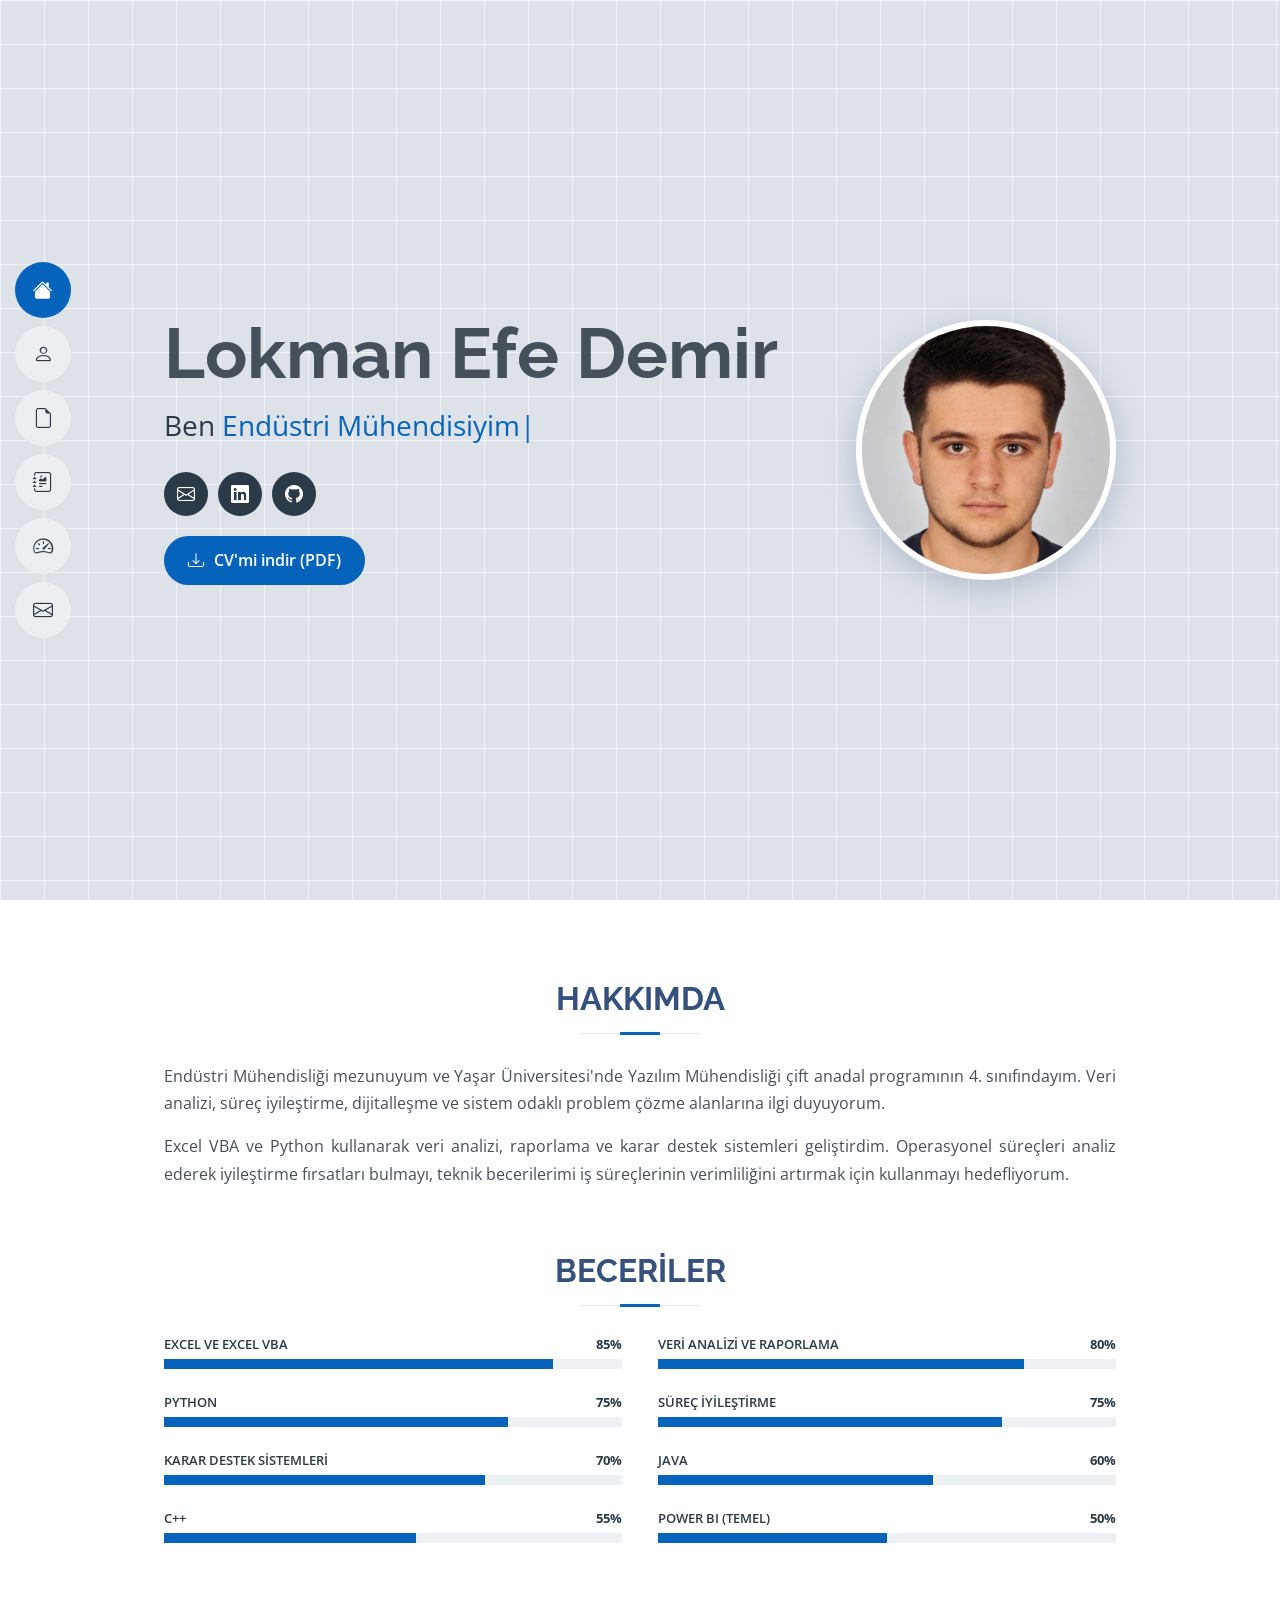
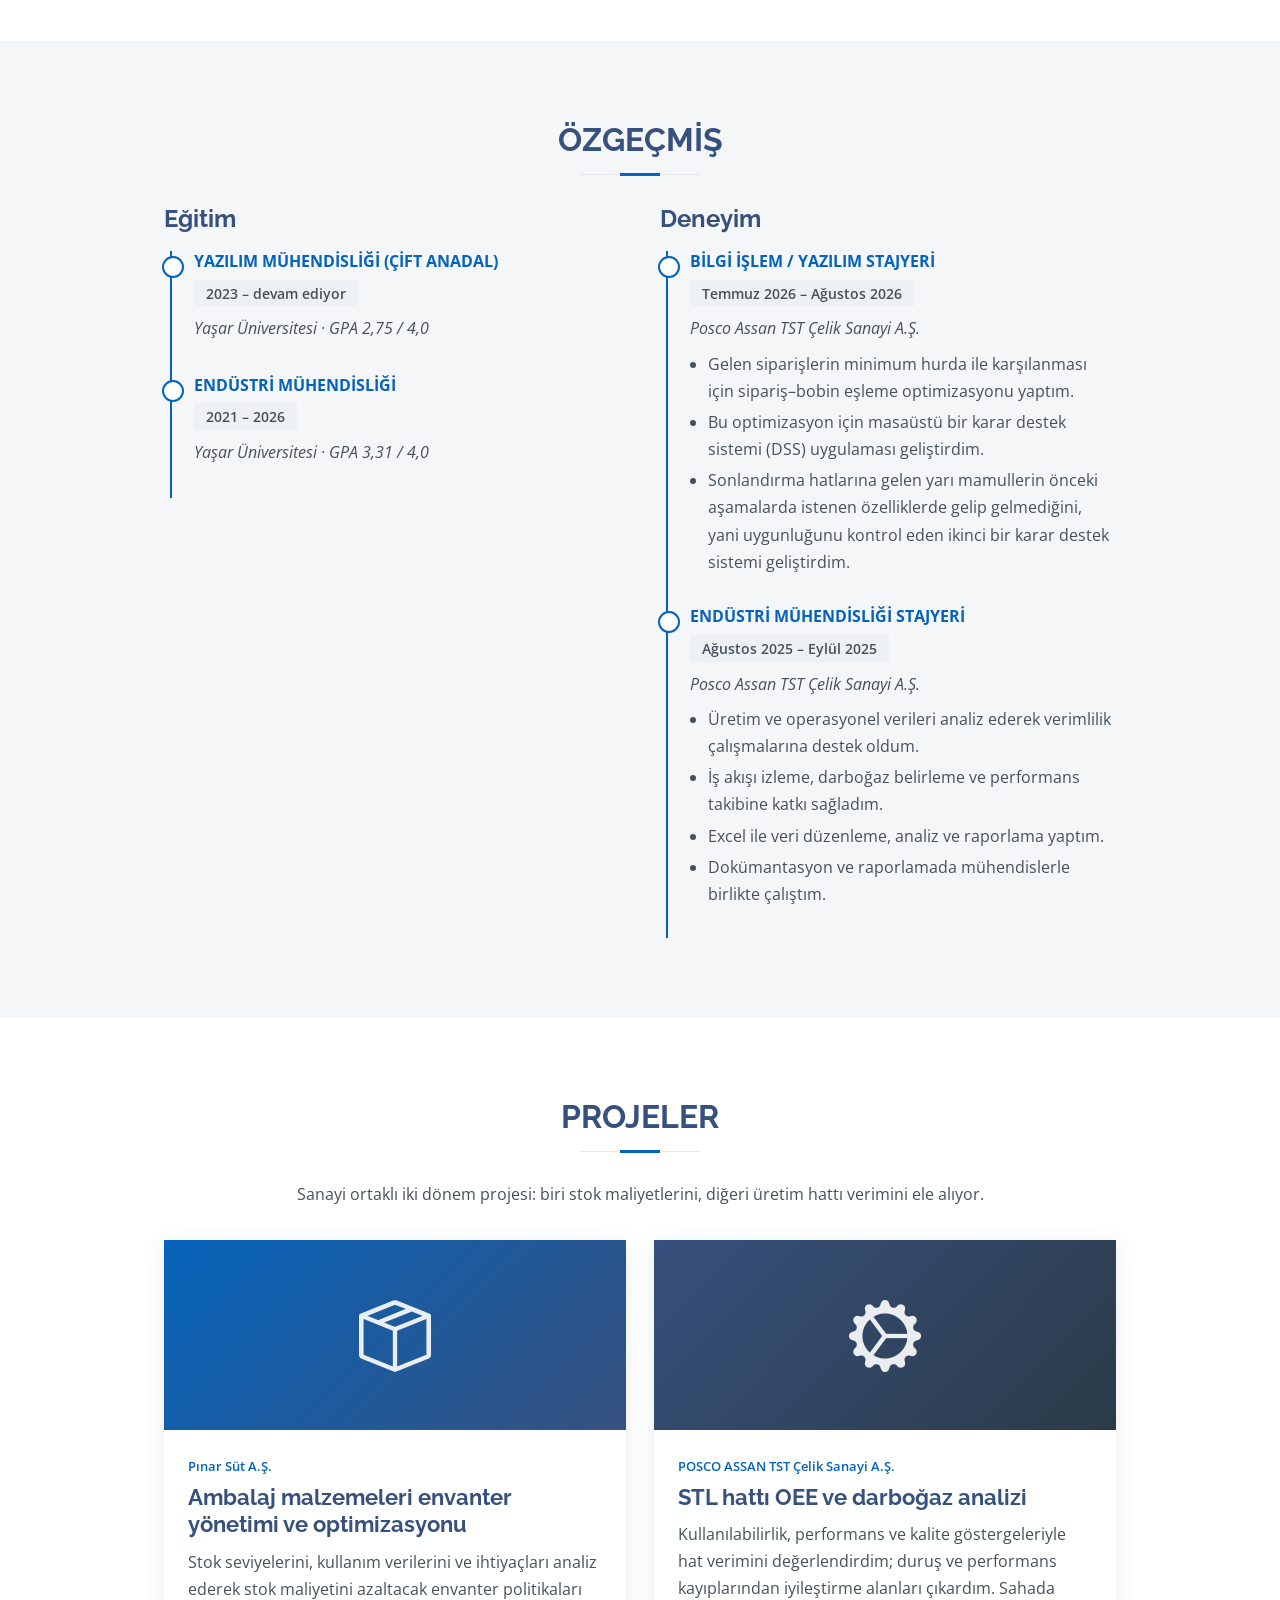
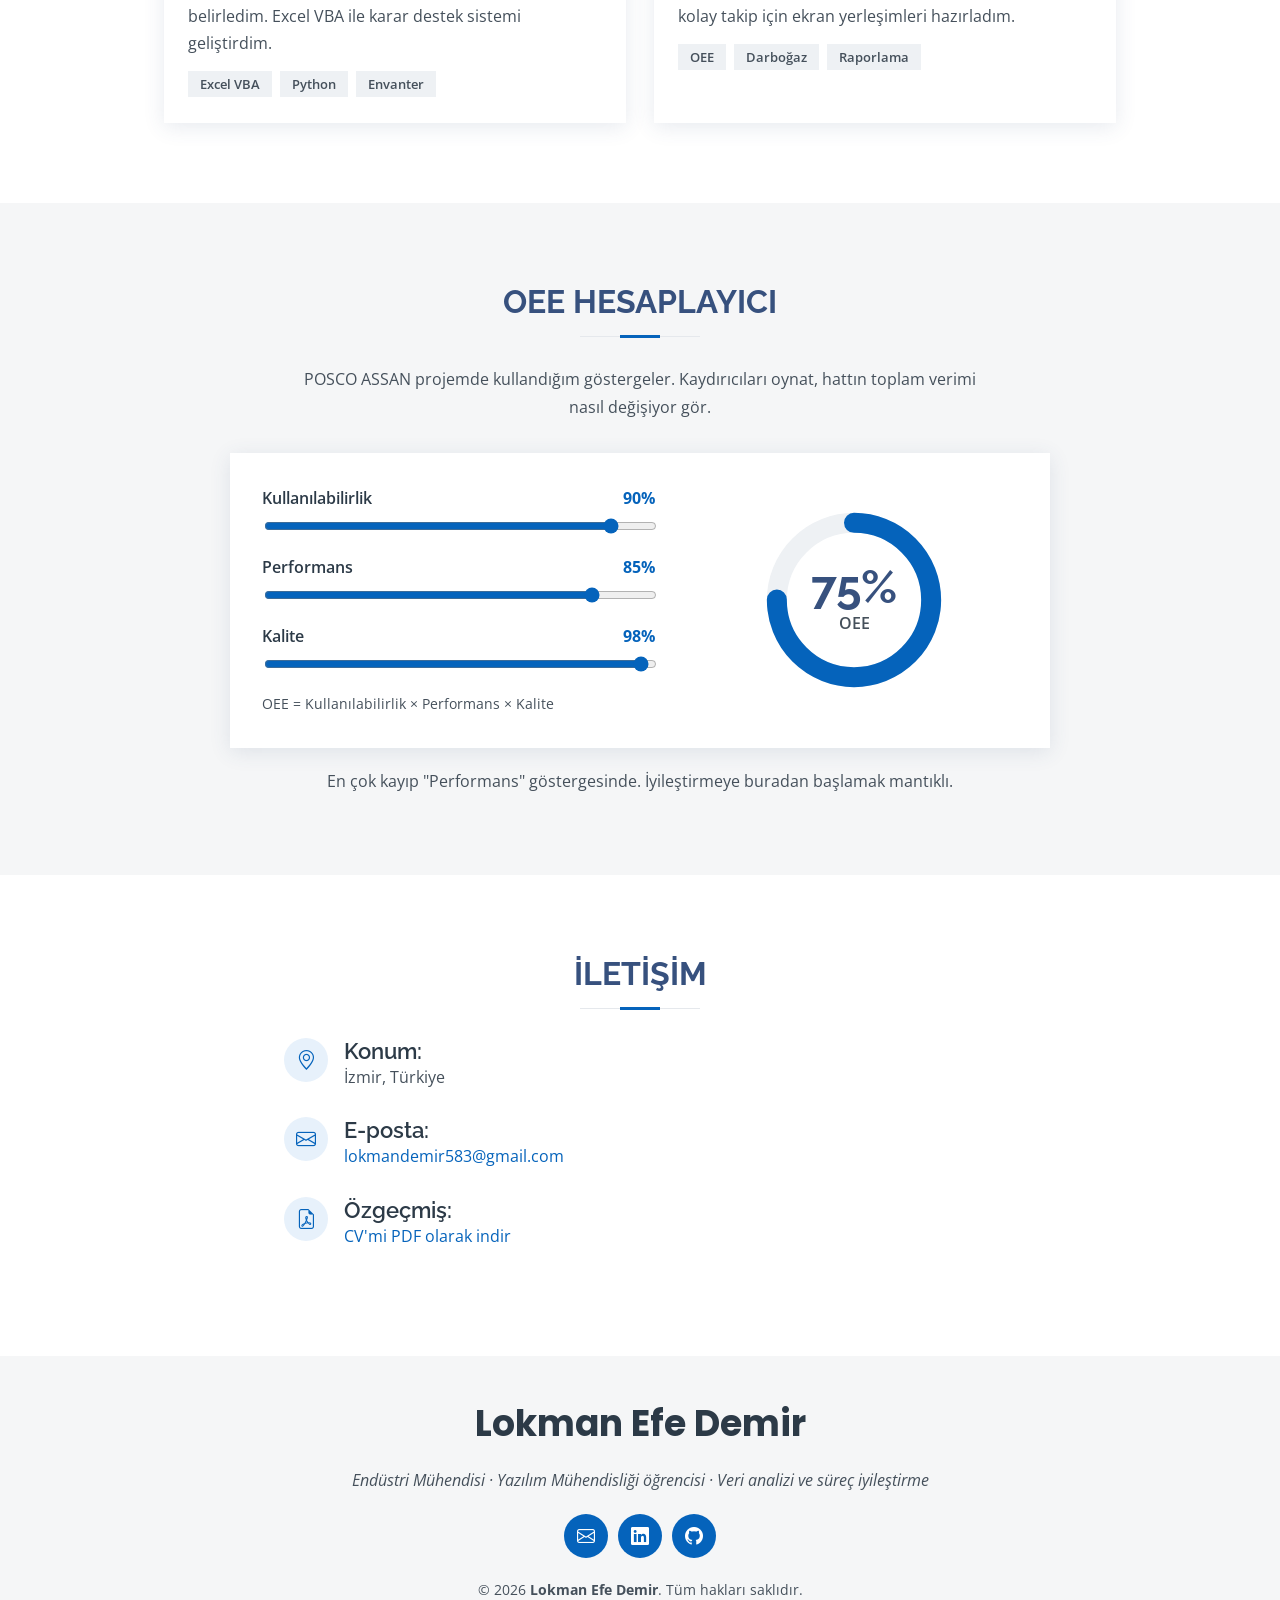
<file: index.html>
<!DOCTYPE html>
<html lang="tr" translate="no">
<head>
<meta charset="utf-8">
<meta name="google" content="notranslate">
<meta name="viewport" content="width=device-width, initial-scale=1">
<title>Lokman Efe Demir | Endüstri Mühendisi</title>
<meta name="description" content="Lokman Efe Demir: Endüstri Mühendisi, Yazılım Mühendisliği öğrencisi. Veri analizi, süreç iyileştirme ve karar destek sistemleri.">
<link href="https://fonts.googleapis.com/css2?family=Open+Sans:wght@400;600&family=Poppins:wght@600;700&family=Raleway:wght@600;700&display=swap" rel="stylesheet">
<link href="https://cdn.jsdelivr.net/npm/bootstrap-icons@1.11.3/font/bootstrap-icons.css" rel="stylesheet">
<link rel="stylesheet" href="style.css">
</head>
<body>

<nav class="side" aria-label="Bölümler">
  <a href="#hero" class="active" title="Ana sayfa"><i class="bi bi-house-fill"></i></a>
  <a href="#hakkimda" title="Hakkımda"><i class="bi bi-person"></i></a>
  <a href="#ozgecmis" title="Özgeçmiş"><i class="bi bi-file-earmark"></i></a>
  <a href="#projeler" title="Projeler"><i class="bi bi-journal-richtext"></i></a>
  <a href="#oee" title="OEE aracı"><i class="bi bi-speedometer2"></i></a>
  <a href="#iletisim" title="İletişim"><i class="bi bi-envelope"></i></a>
</nav>

<section id="hero" class="hero">
  <div class="inner">
    <div class="hero-text">
    <h1>Lokman Efe Demir</h1>
    <p class="typed">Ben <span id="typed"></span><span class="cursor">|</span></p>
    <div class="social">
      <a href="mailto:lokmandemir583@gmail.com" aria-label="E-posta"><i class="bi bi-envelope"></i></a>
      <a href="https://www.linkedin.com/in/lokman-efe-demir-9b0968258/" target="_blank" rel="noopener" aria-label="LinkedIn"><i class="bi bi-linkedin"></i></a>
      <a href="https://github.com/lokmandemir583-collab" target="_blank" rel="noopener" aria-label="GitHub"><i class="bi bi-github"></i></a>
    </div>
    <a class="cv-btn" href="Lokman_Efe_Demir_CV.pdf" download><i class="bi bi-download"></i> CV'mi indir (PDF)</a>
    </div>
    <img class="hero-photo" src="foto.jpg" alt="Lokman Efe Demir" width="260" height="260">
  </div>
</section>

<section id="hakkimda" class="sec">
  <div class="inner">
    <h2 class="title">Hakkımda</h2>
    <p class="just">Endüstri Mühendisliği mezunuyum ve Yaşar Üniversitesi'nde Yazılım Mühendisliği çift anadal programının 4. sınıfındayım. Veri analizi, süreç iyileştirme, dijitalleşme ve sistem odaklı problem çözme alanlarına ilgi duyuyorum.</p>
    <p class="just">Excel VBA ve Python kullanarak veri analizi, raporlama ve karar destek sistemleri geliştirdim. Operasyonel süreçleri analiz ederek iyileştirme fırsatları bulmayı, teknik becerilerimi iş süreçlerinin verimliliğini artırmak için kullanmayı hedefliyorum.</p>

    <h2 class="title" id="beceriler">Beceriler</h2>
    <div class="skills">
      <div class="skill"><div class="sk-h"><span>Excel ve Excel VBA</span><b>85%</b></div><div class="bar"><i style="--w:85%"></i></div></div>
      <div class="skill"><div class="sk-h"><span>Veri analizi ve raporlama</span><b>80%</b></div><div class="bar"><i style="--w:80%"></i></div></div>
      <div class="skill"><div class="sk-h"><span>Python</span><b>75%</b></div><div class="bar"><i style="--w:75%"></i></div></div>
      <div class="skill"><div class="sk-h"><span>Süreç iyileştirme</span><b>75%</b></div><div class="bar"><i style="--w:75%"></i></div></div>
      <div class="skill"><div class="sk-h"><span>Karar destek sistemleri</span><b>70%</b></div><div class="bar"><i style="--w:70%"></i></div></div>
      <div class="skill"><div class="sk-h"><span>Java</span><b>60%</b></div><div class="bar"><i style="--w:60%"></i></div></div>
      <div class="skill"><div class="sk-h"><span>C++</span><b>55%</b></div><div class="bar"><i style="--w:55%"></i></div></div>
      <div class="skill"><div class="sk-h"><span>Power BI (temel)</span><b>50%</b></div><div class="bar"><i style="--w:50%"></i></div></div>
    </div>
  </div>
</section>

<section id="ozgecmis" class="sec alt">
  <div class="inner">
    <h2 class="title">Özgeçmiş</h2>
    <div class="two">
      <div>
        <h3 class="sub">Eğitim</h3>
        <div class="tl">
          <div class="tl-i"><h4>Yazılım Mühendisliği (Çift Anadal)</h4><span class="date">2023 – devam ediyor</span><em>Yaşar Üniversitesi · GPA 2,75 / 4,0</em></div>
          <div class="tl-i"><h4>Endüstri Mühendisliği</h4><span class="date">2021 – 2026</span><em>Yaşar Üniversitesi · GPA 3,31 / 4,0</em></div>
        </div>
      </div>
      <div>
        <h3 class="sub">Deneyim</h3>
        <div class="tl">
          <div class="tl-i"><h4>Bilgi İşlem / Yazılım Stajyeri</h4><span class="date">Temmuz 2026 – Ağustos 2026</span><em>Posco Assan TST Çelik Sanayi A.Ş.</em>
            <ul>
              <li>Gelen siparişlerin minimum hurda ile karşılanması için sipariş–bobin eşleme optimizasyonu yaptım.</li>
              <li>Bu optimizasyon için masaüstü bir karar destek sistemi (DSS) uygulaması geliştirdim.</li>
              <li>Sonlandırma hatlarına gelen yarı mamullerin önceki aşamalarda istenen özelliklerde gelip gelmediğini, yani uygunluğunu kontrol eden ikinci bir karar destek sistemi geliştirdim.</li>
            </ul>
          </div>
          <div class="tl-i"><h4>Endüstri Mühendisliği Stajyeri</h4><span class="date">Ağustos 2025 – Eylül 2025</span><em>Posco Assan TST Çelik Sanayi A.Ş.</em>
            <ul><li>Üretim ve operasyonel verileri analiz ederek verimlilik çalışmalarına destek oldum.</li><li>İş akışı izleme, darboğaz belirleme ve performans takibine katkı sağladım.</li><li>Excel ile veri düzenleme, analiz ve raporlama yaptım.</li><li>Dokümantasyon ve raporlamada mühendislerle birlikte çalıştım.</li></ul>
          </div>
        </div>
      </div>
    </div>
  </div>
</section>

<section id="projeler" class="sec">
  <div class="inner">
    <h2 class="title">Projeler</h2>
    <p class="center">Sanayi ortaklı iki dönem projesi: biri stok maliyetlerini, diğeri üretim hattı verimini ele alıyor.</p>
    <div class="cards">
      <article class="card">
        <div class="thumb t1"><i class="bi bi-box-seam"></i></div>
        <div class="body">
          <small>Pınar Süt A.Ş.</small>
          <h3>Ambalaj malzemeleri envanter yönetimi ve optimizasyonu</h3>
          <p>Stok seviyelerini, kullanım verilerini ve ihtiyaçları analiz ederek stok maliyetini azaltacak envanter politikaları belirledim. Excel VBA ile karar destek sistemi geliştirdim.</p>
          <div class="tags"><span>Excel VBA</span><span>Python</span><span>Envanter</span></div>
        </div>
      </article>
      <article class="card">
        <div class="thumb t2"><i class="bi bi-gear-wide-connected"></i></div>
        <div class="body">
          <small>POSCO ASSAN TST Çelik Sanayi A.Ş.</small>
          <h3>STL hattı OEE ve darboğaz analizi</h3>
          <p>Kullanılabilirlik, performans ve kalite göstergeleriyle hat verimini değerlendirdim; duruş ve performans kayıplarından iyileştirme alanları çıkardım. Sahada kolay takip için ekran yerleşimleri hazırladım.</p>
          <div class="tags"><span>OEE</span><span>Darboğaz</span><span>Raporlama</span></div>
        </div>
      </article>
    </div>
  </div>
</section>

<section id="oee" class="sec alt">
  <div class="inner">
    <h2 class="title">OEE Hesaplayıcı</h2>
    <p class="center">POSCO ASSAN projemde kullandığım göstergeler. Kaydırıcıları oynat, hattın toplam verimi nasıl değişiyor gör.</p>
    <div class="calc">
      <div class="sliders">
        <label>Kullanılabilirlik <output id="oa">90%</output><input id="ia" type="range" min="0" max="100" value="90"></label>
        <label>Performans <output id="op">85%</output><input id="ip" type="range" min="0" max="100" value="85"></label>
        <label>Kalite <output id="oq">98%</output><input id="iq" type="range" min="0" max="100" value="98"></label>
        <p class="hint">OEE = Kullanılabilirlik × Performans × Kalite</p>
      </div>
      <div class="gauge" role="img" aria-label="OEE sonucu">
        <svg viewBox="0 0 140 140" width="200" height="200"><circle cx="70" cy="70" r="54" class="g-bg"/><circle id="ring" cx="70" cy="70" r="54" class="g-fg" transform="rotate(-90 70 70)"/></svg>
        <div class="g-val"><strong id="oee-val">75%</strong><span>OEE</span></div>
      </div>
    </div>
    <p class="center" id="oee-note"></p>
  </div>
</section>

<section id="iletisim" class="sec">
  <div class="inner narrow">
    <h2 class="title">İletişim</h2>
    <div class="ct"><i class="bi bi-geo-alt"></i><div><h4>Konum:</h4><p>İzmir, Türkiye</p></div></div>
    <div class="ct"><i class="bi bi-envelope"></i><div><h4>E-posta:</h4><p><a href="mailto:lokmandemir583@gmail.com">lokmandemir583@gmail.com</a></p></div></div>
    <div class="ct"><i class="bi bi-file-earmark-pdf"></i><div><h4>Özgeçmiş:</h4><p><a href="Lokman_Efe_Demir_CV.pdf" download>CV'mi PDF olarak indir</a></p></div></div>
  </div>
</section>

<footer>
  <h2>Lokman Efe Demir</h2>
  <p><em>Endüstri Mühendisi · Yazılım Mühendisliği öğrencisi · Veri analizi ve süreç iyileştirme</em></p>
  <div class="social f">
    <a href="mailto:lokmandemir583@gmail.com" aria-label="E-posta"><i class="bi bi-envelope"></i></a>
    <a href="https://www.linkedin.com/in/lokman-efe-demir-9b0968258/" target="_blank" rel="noopener" aria-label="LinkedIn"><i class="bi bi-linkedin"></i></a>
    <a href="https://github.com/lokmandemir583-collab" target="_blank" rel="noopener" aria-label="GitHub"><i class="bi bi-github"></i></a>
  </div>
  <p class="copy">© 2026 <b>Lokman Efe Demir</b>. Tüm hakları saklıdır.</p>
</footer>

<a href="#hero" class="up" aria-label="Yukarı çık"><i class="bi bi-arrow-up"></i></a>
<script src="script.js"></script>
</body>
</html>
</file>
<file: style.css>
:root{--blue:#0563bb;--ink:#45505b;--head:#37517e;--bg:#fff;--alt:#f5f6f7;--line:#e5e8ec;--chip:#eef1f4}
*{box-sizing:border-box}
html{scroll-behavior:smooth}
body{margin:0;font:400 16px/1.7 "Open Sans",system-ui,sans-serif;color:var(--ink);background:var(--bg)}
a{color:var(--blue);text-decoration:none}
:focus-visible{outline:3px solid var(--blue);outline-offset:3px}
h1,h2,h3,h4{margin:0}
.inner{max-width:1000px;margin:0 auto;padding:0 24px}
.narrow{max-width:760px}

/* Yan menü */
.side{position:fixed;left:15px;top:50%;transform:translateY(-50%);z-index:20;display:flex;flex-direction:column;gap:8px}
.side a{width:56px;height:56px;border-radius:50%;background:#eceff2;color:#2c3a47;display:grid;place-items:center;font-size:20px;transition:.2s}
.side a:hover{background:#d9dfe6}
.side a.active{background:var(--blue);color:#fff}

/* Hero */
.hero{min-height:100vh;display:flex;align-items:center;
  background-color:#dde2e8;
  background-image:linear-gradient(rgba(255,255,255,.55) 1px,transparent 1px),linear-gradient(90deg,rgba(255,255,255,.55) 1px,transparent 1px);
  background-size:44px 44px,44px 44px,auto}
.hero h1{font:700 clamp(40px,7vw,70px)/1.1 Raleway,sans-serif;color:var(--ink)}
.typed{font-size:clamp(20px,3vw,28px);margin:10px 0 22px;color:#2c3a47}
#typed{color:var(--blue)}
.cursor{animation:blink 1s steps(1) infinite;color:var(--blue)}
@keyframes blink{50%{opacity:0}}
.social{display:flex;gap:10px}
.social a{width:44px;height:44px;border-radius:50%;background:#2c3a47;color:#fff;display:grid;place-items:center;font-size:18px;transition:.2s}
.social a:hover{background:var(--blue)}
.social.f a{background:var(--blue)}
.social.f a:hover{background:#2c3a47}

/* Bölümler */
.sec{padding:80px 0}
.sec.alt{background:var(--alt)}
.title{font:700 32px Raleway,sans-serif;color:var(--head);text-transform:uppercase;text-align:center;padding-bottom:18px;margin:0 0 28px;position:relative}
.title::before{content:"";position:absolute;left:calc(50% - 60px);bottom:1px;width:120px;height:1px;background:var(--line)}
.title::after{content:"";position:absolute;left:calc(50% - 20px);bottom:0;width:40px;height:3px;background:var(--blue)}
#beceriler{margin-top:64px}
.center{text-align:center;max-width:700px;margin:0 auto 32px}
.just{text-align:justify}
.sub{font:700 24px Raleway,sans-serif;color:var(--head);margin-bottom:18px}

/* Beceriler */
.skills{display:grid;grid-template-columns:1fr 1fr;gap:6px 36px}
.skill{padding-bottom:18px}
.sk-h{display:flex;justify-content:space-between;font:600 13px "Open Sans";text-transform:uppercase;color:#2c3a47;margin-bottom:6px}
.bar{height:10px;background:var(--chip)}
.bar i{display:block;height:100%;width:0;background:var(--blue);transition:width 1.1s ease}
.skills.go .bar i{width:var(--w)}

/* Özgeçmiş */
.two{display:grid;grid-template-columns:1fr 1fr;gap:40px}
.tl{border-left:2px solid var(--blue);padding-left:22px;margin-left:6px}
.tl-i{position:relative;padding-bottom:26px}
.tl-i::before{content:"";position:absolute;left:-32px;top:5px;width:18px;height:18px;border-radius:50%;background:#fff;border:2px solid var(--blue)}
.tl-i h4{font:700 16px "Open Sans";text-transform:uppercase;color:var(--blue);line-height:1.3}
.date{display:inline-block;background:var(--chip);padding:2px 12px;margin:8px 0;font-weight:600;font-size:14px}
.tl-i em{display:block;margin-bottom:6px}
.tl-i ul{margin:8px 0 0;padding-left:18px}
.tl-i li{margin-bottom:4px}

/* Projeler */
.cards{display:grid;grid-template-columns:1fr 1fr;gap:28px}
.card{background:#fff;box-shadow:0 4px 20px rgba(55,81,126,.12);display:flex;flex-direction:column}
.thumb{height:190px;display:grid;place-items:center;font-size:72px;color:rgba(255,255,255,.9)}
.t1{background:linear-gradient(135deg,#0563bb,#37517e)}
.t2{background:linear-gradient(135deg,#37517e,#2c3a47)}
.card .body{padding:22px 24px 26px}
.card small{color:var(--blue);font-weight:600}
.card h3{font:700 22px/1.25 Raleway,sans-serif;color:var(--head);margin:4px 0 10px}
.card p{margin:0 0 14px}
.tags{display:flex;gap:8px;flex-wrap:wrap}
.tags span{background:var(--chip);padding:2px 12px;font-size:13px;font-weight:600}

/* OEE */
.calc{display:grid;grid-template-columns:1.2fr 1fr;gap:36px;align-items:center;background:#fff;padding:32px;box-shadow:0 4px 20px rgba(55,81,126,.12);max-width:820px;margin:0 auto}
.sliders label{display:grid;grid-template-columns:1fr auto;gap:4px 12px;font-weight:600;margin-bottom:18px;color:#2c3a47}
.sliders input{grid-column:1/-1;width:100%;accent-color:var(--blue)}
.sliders output{color:var(--blue);font-weight:700}
.hint{margin:0;font-size:14px}
.gauge{position:relative;width:200px;height:200px;margin:0 auto}
.g-bg,.g-fg{fill:none;stroke-width:14}
.g-bg{stroke:var(--chip)}
.g-fg{stroke:var(--blue);stroke-linecap:round;stroke-dasharray:339.29;stroke-dashoffset:339.29;transition:stroke-dashoffset .5s ease}
.g-val{position:absolute;inset:0;display:grid;place-content:center;text-align:center}
.g-val strong{font:700 46px Raleway,sans-serif;color:var(--head);line-height:1}
.g-val span{font-weight:600}
#oee-note{margin:20px auto 0}

/* İletişim */
.ct{display:flex;gap:16px;align-items:flex-start;margin-bottom:26px}
.ct>i{width:44px;height:44px;border-radius:50%;background:#e7f1fb;color:var(--blue);display:grid;place-items:center;font-size:20px;flex:none}
.ct h4{font:600 22px Raleway,sans-serif;color:#2c3a47}
.ct p{margin:0}

/* Alt bilgi */
footer{background:var(--alt);text-align:center;padding:40px 24px 90px}
footer h2{font:700 36px Poppins,sans-serif;color:#2c3a47}
footer .social{justify-content:center;margin:20px 0}
.copy{font-size:14px}
.up{position:fixed;right:20px;bottom:20px;width:42px;height:42px;border-radius:50%;background:var(--blue);color:#fff;display:grid;place-items:center;font-size:20px;opacity:0;pointer-events:none;transition:.2s;z-index:20}
.up.show{opacity:1;pointer-events:auto}
.up:hover{color:#fff;background:#37517e}

@media (max-width:820px){
  .side{left:0;right:0;top:auto;bottom:0;transform:none;flex-direction:row;justify-content:center;background:#fff;padding:8px;box-shadow:0 -2px 12px rgba(0,0,0,.1)}
  .side a{width:44px;height:44px;font-size:18px}
  .skills,.two,.cards,.calc{grid-template-columns:1fr}
  .calc{padding:22px}
  .up{bottom:76px}
  footer{padding-bottom:100px}
}
@media (prefers-reduced-motion:reduce){html{scroll-behavior:auto}.bar i,.g-fg,.cursor{transition:none;animation:none}}

.hero .inner{display:flex;align-items:center;justify-content:space-between;gap:40px;width:100%}
.hero-photo{width:260px;height:260px;flex:none;border-radius:50%;object-fit:cover;object-position:center 20%;border:6px solid #fff;box-shadow:0 8px 30px rgba(55,81,126,.25)}
@media (max-width:820px){.hero .inner{flex-direction:column-reverse;align-items:flex-start;gap:24px;padding-top:24px}.hero-photo{width:170px;height:170px}}

.cv-btn{display:inline-flex;align-items:center;gap:10px;margin-top:20px;background:var(--blue);color:#fff;padding:11px 24px;border-radius:999px;font-weight:600;transition:.2s}
.cv-btn:hover{background:#37517e;color:#fff}
</file>
